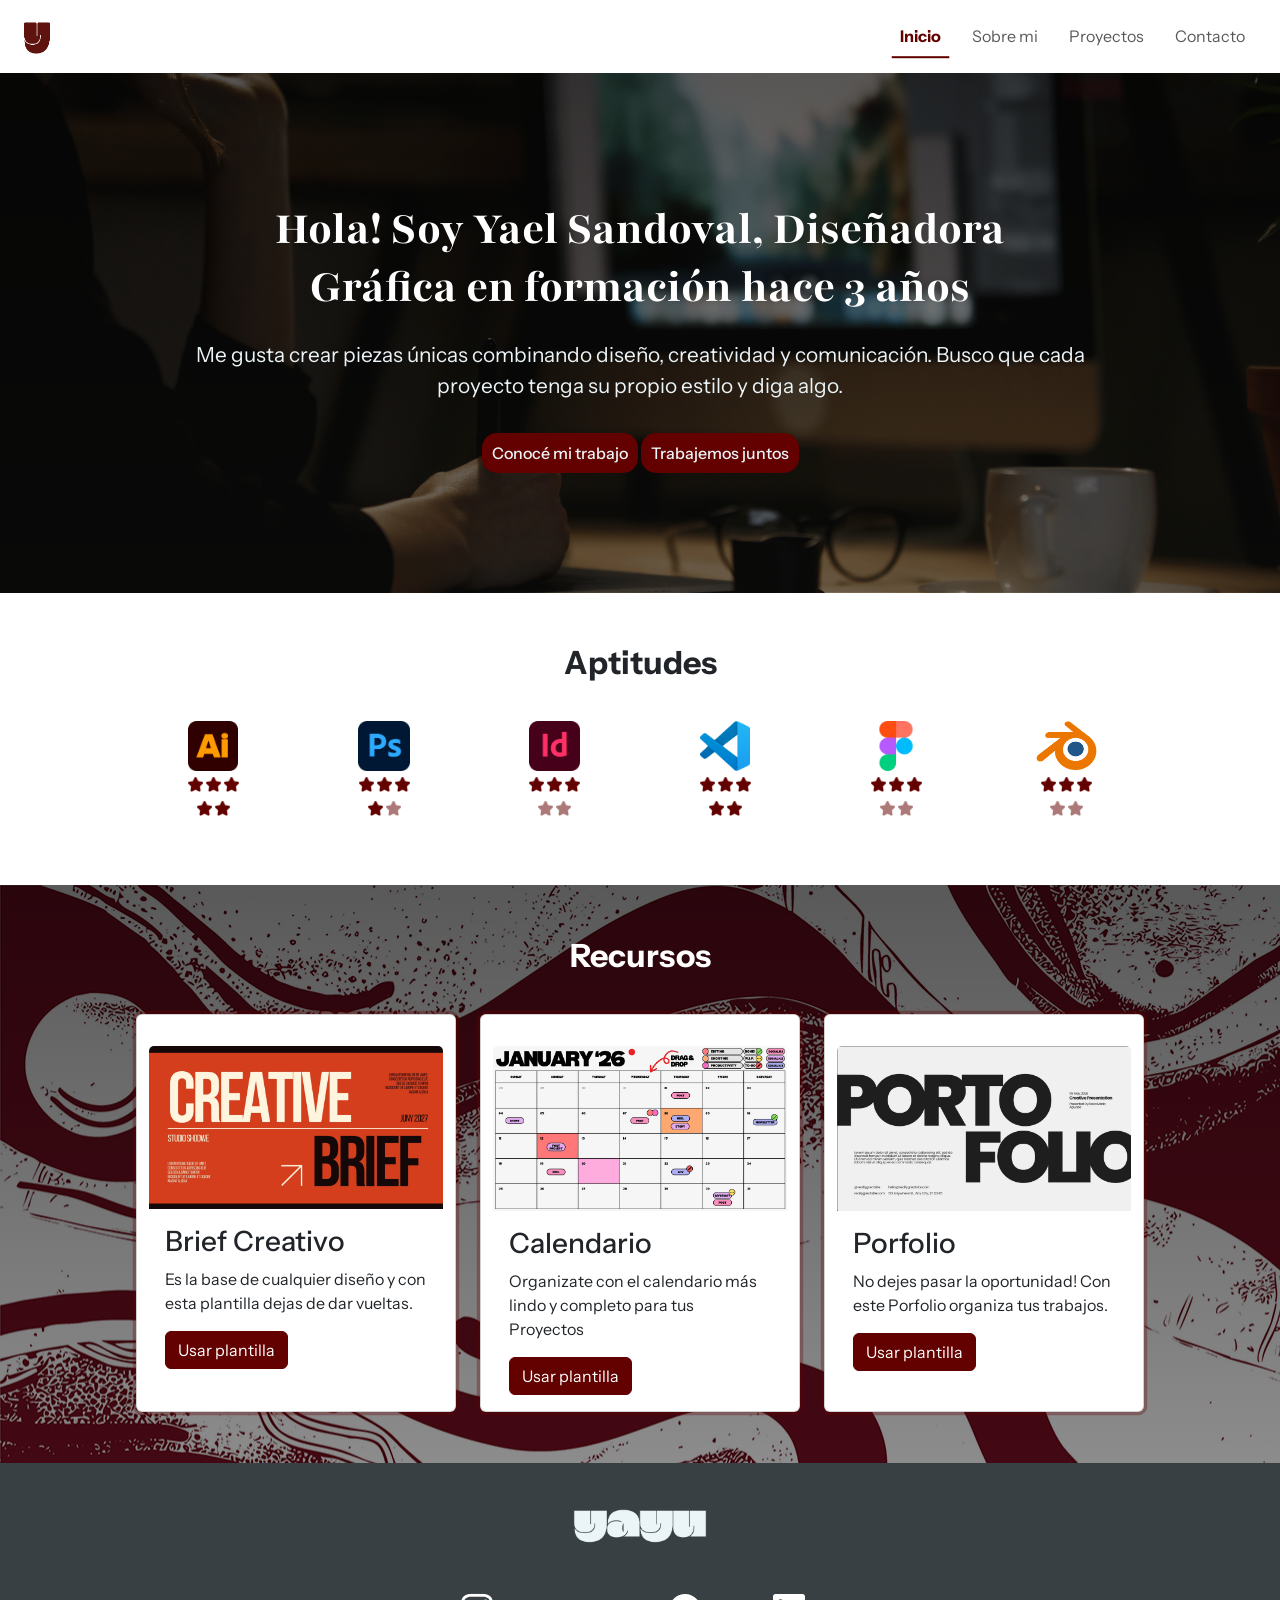
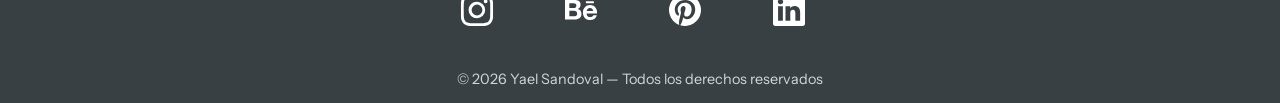
<file: index.html>
<!doctype html>
<html lang="es">
<head>
    <meta charset="utf-8">
    <meta name="viewport" content="width=device-width, initial-scale=1">
    <title>Inicio</title>
    <link href="https://cdn.jsdelivr.net/npm/bootstrap@5.3.8/dist/css/bootstrap.min.css" rel="stylesheet" integrity="sha384-sRIl4kxILFvY47J16cr9ZwB07vP4J8+LH7qKQnuqkuIAvNWLzeN8tE5YBujZqJLB" crossorigin="anonymous">

    <link rel="stylesheet" href="style.css">

    <link rel="preconnect" href="https://fonts.googleapis.com">
    <link rel="preconnect" href="https://fonts.gstatic.com" crossorigin>
    <link href="https://fonts.googleapis.com/css2?family=Instrument+Sans:ital,wght@0,400..700;1,400..700&family=Playfair:ital,opsz,wght@0,5..1200,300..900;1,5..1200,300..900&display=swap" rel="stylesheet">

</head>

<body>

<!-- Hola Profe, yo me dejo estas notas para orientarme mas fácil en el código, sino muero 🥸🥴 -->

<!-- Comienzo del Menú -->
<nav class="navbar navbar-expand-lg nav-underline menu">
    <div class="container-fluid" >
        <a class="navbar-brand" href="#">
           <img src="Img/Logo B2.png" width="50" height="44" class="d-inline-block align-text-top">
        </a>
        <button class="navbar-toggler" type="button" data-bs-toggle="collapse" data-bs-target="#navbarNav" aria-controls="navbarNav" aria-expanded="false" aria-label="Toggle navigation">
        <span class="navbar-toggler-icon"></span>
        </button>
        <div class="collapse navbar-collapse menulink " id="navbarNav">
            <ul class="navbar-nav ms-auto " >
                    <li class="nav-item">
                        <a class="nav-link active" aria-current="page" href="#">Inicio</a>
                    </li>
                    <li class="nav-item">
                        <a class="nav-link" href="SobreMi.html">Sobre mi</a>
                    </li>
                    <li class="nav-item">
                        <a class="nav-link" href="Proyectos.html">Proyectos</a>
                    </li>
                    <li class="nav-item">
                        <a class="nav-link" href="Contacto.html">Contacto</a>
                    </li>
            </ul>
        </div>
    </div>
</nav>

<!-- Fin del Menú -->

<main>

    <!-- Inicio de banner-->
<div class="banner">
<h1>Hola! Soy Yael Sandoval, Diseñadora Gráfica en formación hace 3 años</h1>
<p>Me gusta crear piezas únicas combinando diseño, creatividad y comunicación. Busco que cada proyecto tenga su propio estilo y diga algo.</p>

<a class="botonbanner" href="Proyectos.html" role="button">Conocé mi trabajo</a>
<a class="botonbanner" href="Contacto.html" role="button">Trabajemos juntos</a>

</div>

<!-- Finde de Banner -->

<!-- Inicio de Aptitudes -->
<div class="aptitudes">
<h2 class="index">Aptitudes</h2>
<div class="container text-center">
    <div class="row">
        <div class="col apt">
            <img src="Img/AI.png" alt="Icono Illustraitor" height="50">
            <div>
                <img src="Img/estrella.png" alt="stella" height="15">
                <img src="Img/estrella.png" alt="stella" height="15">
                <img src="Img/estrella.png" alt="stella" height="15">
                <img src="Img/estrella.png" alt="stella" height="15">
                <img src="Img/estrella.png" alt="stella" height="15">
            </div>
        </div>
        <div class="col apt">
            <img src="Img/PS.png" alt="Icono Photoshop" height="50">
            <div>
                <img src="Img/estrella.png" alt="stella" height="15">
                <img src="Img/estrella.png" alt="stella" height="15">
                <img src="Img/estrella.png" alt="stella" height="15">
                <img src="Img/estrella.png" alt="stella" height="15">
                <img src="Img/estrella null.png" alt="stella" height="15">
            </div>
        </div>
        <div class="col apt">
            <img src="Img/Id.png" alt="Icono InDesign" height="50">
            <div>
                <img src="Img/estrella.png" alt="stella" height="15">
                <img src="Img/estrella.png" alt="stella" height="15">
                <img src="Img/estrella.png" alt="stella" height="15">
                <img src="Img/estrella null.png" alt="stella" height="15">
                <img src="Img/estrella null.png" alt="stella" height="15">
            </div>
        </div>
        <div class="col apt">
            <img src="Img/Vsc.png" alt="Icono Visual Studio Code" height="50">
            <div>
                <img src="Img/estrella.png" alt="stella" height="15">
                <img src="Img/estrella.png" alt="stella" height="15">
                <img src="Img/estrella.png" alt="stella" height="15">
                <img src="Img/estrella.png" alt="stella" height="15">
                <img src="Img/estrella.png" alt="stella" height="15">
            </div>
        </div>
        <div class="col apt">
            <img src="Img/Fgm.png" alt="Icono Figma" height="50">
            <div>
                <img src="Img/estrella.png" alt="stella" height="15">
                <img src="Img/estrella.png" alt="stella" height="15">
                <img src="Img/estrella.png" alt="stella" height="15">
                <img src="Img/estrella null.png" alt="stella" height="15">
                <img src="Img/estrella null.png" alt="stella" height="15">
            </div>
        </div>
        <div class="col apt">
            <img src="Img/3D.png" alt="Icono Blender" height="50">
            <div>
                <img src="Img/estrella.png" alt="stella" height="15">
                <img src="Img/estrella.png" alt="stella" height="15">
                <img src="Img/estrella.png" alt="stella" height="15">
                <img src="Img/estrella null.png" alt="stella" height="15">
                <img src="Img/estrella null.png" alt="stella" height="15">
            </div>
        </div>
    </div>
</div>

</div>

<!-- Fin de Aptitudes -->

<!-- Inicio de Recursos -->
<div class="recursos aparecer">
<h2 class="indexrec">Recursos</h2>
<div class="row justify-content-center gap-4">
    <div class="card rec" style="width: 20rem;">
        <img src="Img/rec1.png" class="card-img-top" alt="portada de recurso">
        <div class="card-body">
        <h3 class="card-title">Brief Creativo</h3>
        <p class="card-text">Es la base de cualquier diseño y con esta plantilla dejas de dar vueltas.</p>
        <a href="https://www.canva.com/templates/EAGzfLuC1zQ/" target="_blank" class="btn btn-primary">Usar plantilla</a>
        </div>
    </div>
    <div class="card rec" style="width: 20rem;">
        <img src="Img/rec2.png" class="card-img-top" alt="portada de recurso">
        <div class="card-body">
        <h3 class="card-title">Calendario</h3>
        <p class="card-text">Organizate con el calendario más lindo y completo para tus Proyectos</p>
        <a href="https://www.canva.com/templates/EAHAXmiIkhE/" target="_blank" class="btn btn-primary">Usar plantilla</a>
        </div>
    </div>
    <div class="card rec" style="width: 20rem;">
        <img src="Img/rec3.png" class="card-img-top" alt="portada de recurso">
        <div class="card-body">
        <h3 class="card-title">Porfolio</h3>
        <p class="card-text">No dejes pasar la oportunidad! Con este Porfolio organiza tus trabajos.</p>
        <a href="https://www.canva.com/templates/EAGrLEQnIrk/" target="_blank" class="btn btn-primary">Usar plantilla</a>
        </div>
    </div>
</div>
</div>
<!-- Fin de Recursos -->

<!-- Inicio Footer -->

<footer>
    <a href="#">
        <img src="Img/Logo C1.png" height="100">
    </a>
    <nav class="nav">
        
        <a class="nav-link active" aria-current="page" href="https://www.instagram.com/yaelsandovalok" target="_blank">
        <svg xmlns="http://www.w3.org/2000/svg" width="30" height="30" class="bi bi-instagram" viewBox="0 0 16 16">
            <path d="M8 0C5.829 0 5.556.01 4.703.048 3.85.088 3.269.222 2.76.42a3.9 3.9 0 0 0-1.417.923A3.9 3.9 0 0 0 .42 2.76C.222 3.268.087 3.85.048 4.7.01 5.555 0 5.827 0 8.001c0 2.172.01 2.444.048 3.297.04.852.174 1.433.372 1.942.205.526.478.972.923 1.417.444.445.89.719 1.416.923.51.198 1.09.333 1.942.372C5.555 15.99 5.827 16 8 16s2.444-.01 3.298-.048c.851-.04 1.434-.174 1.943-.372a3.9 3.9 0 0 0 1.416-.923c.445-.445.718-.891.923-1.417.197-.509.332-1.09.372-1.942C15.99 10.445 16 10.173 16 8s-.01-2.445-.048-3.299c-.04-.851-.175-1.433-.372-1.941a3.9 3.9 0 0 0-.923-1.417A3.9 3.9 0 0 0 13.24.42c-.51-.198-1.092-.333-1.943-.372C10.443.01 10.172 0 7.998 0zm-.717 1.442h.718c2.136 0 2.389.007 3.232.046.78.035 1.204.166 1.486.275.373.145.64.319.92.599s.453.546.598.92c.11.281.24.705.275 1.485.039.843.047 1.096.047 3.231s-.008 2.389-.047 3.232c-.035.78-.166 1.203-.275 1.485a2.5 2.5 0 0 1-.599.919c-.28.28-.546.453-.92.598-.28.11-.704.24-1.485.276-.843.038-1.096.047-3.232.047s-2.39-.009-3.233-.047c-.78-.036-1.203-.166-1.485-.276a2.5 2.5 0 0 1-.92-.598 2.5 2.5 0 0 1-.6-.92c-.109-.281-.24-.705-.275-1.485-.038-.843-.046-1.096-.046-3.233s.008-2.388.046-3.231c.036-.78.166-1.204.276-1.486.145-.373.319-.64.599-.92s.546-.453.92-.598c.282-.11.705-.24 1.485-.276.738-.034 1.024-.044 2.515-.045zm4.988 1.328a.96.96 0 1 0 0 1.92.96.96 0 0 0 0-1.92m-4.27 1.122a4.109 4.109 0 1 0 0 8.217 4.109 4.109 0 0 0 0-8.217m0 1.441a2.667 2.667 0 1 1 0 5.334 2.667 2.667 0 0 1 0-5.334"/>
        </svg></a>
        <a class="nav-link" href="https://www.behance.net/yaelsandoval1" target="_blank">
            <svg xmlns="http://www.w3.org/2000/svg" width="30" height="30" class="bi bi-behance" viewBox="0 0 16 16">
                <path d="M4.654 3c.461 0 .887.035 1.278.14.39.07.711.216.996.391s.497.426.641.747c.14.32.216.711.216 1.137 0 .496-.106.922-.356 1.242-.215.32-.566.606-.997.817.606.176 1.067.496 1.348.922s.461.957.461 1.563c0 .496-.105.922-.285 1.278a2.3 2.3 0 0 1-.782.887c-.32.215-.711.39-1.137.496a5.3 5.3 0 0 1-1.278.176L0 12.803V3zm-.285 3.978c.39 0 .71-.105.957-.285.246-.18.355-.497.355-.887 0-.216-.035-.426-.105-.567a1 1 0 0 0-.32-.355 1.8 1.8 0 0 0-.461-.176c-.176-.035-.356-.035-.567-.035H2.17v2.31c0-.005 2.2-.005 2.2-.005zm.105 4.193c.215 0 .426-.035.606-.07.176-.035.356-.106.496-.216s.25-.215.356-.39c.07-.176.14-.391.14-.641 0-.496-.14-.852-.426-1.102-.285-.215-.676-.32-1.137-.32H2.17v2.734h2.305zm6.858-.035q.428.427 1.278.426c.39 0 .746-.106 1.032-.286q.426-.32.53-.64h1.74c-.286.851-.712 1.457-1.278 1.848-.566.355-1.243.566-2.06.566a4.1 4.1 0 0 1-1.527-.285 2.8 2.8 0 0 1-1.137-.782 2.85 2.85 0 0 1-.712-1.172c-.175-.461-.25-.957-.25-1.528 0-.531.07-1.032.25-1.493.18-.46.426-.852.747-1.207.32-.32.711-.606 1.137-.782a4 4 0 0 1 1.493-.285c.606 0 1.137.105 1.598.355.46.25.817.532 1.102.958.285.39.496.851.641 1.348.07.496.105.996.07 1.563h-5.15c0 .58.21 1.11.496 1.396m2.24-3.732c-.25-.25-.642-.391-1.103-.391-.32 0-.566.07-.781.176s-.356.25-.496.39a.96.96 0 0 0-.25.497c-.036.175-.07.32-.07.46h3.196c-.07-.526-.25-.882-.497-1.132zm-3.127-3.728h3.978v.957h-3.978z"/>
            </svg>
        </a>
        <a class="nav-link" href="https://ar.pinterest.com/yaelsandoval69/" target="_blank">
            <svg xmlns="http://www.w3.org/2000/svg" width="30" height="30" class="bi bi-pinterest" viewBox="0 0 16 16">
                <path d="M8 0a8 8 0 0 0-2.915 15.452c-.07-.633-.134-1.606.027-2.297.146-.625.938-3.977.938-3.977s-.239-.479-.239-1.187c0-1.113.645-1.943 1.448-1.943.682 0 1.012.512 1.012 1.127 0 .686-.437 1.712-.663 2.663-.188.796.4 1.446 1.185 1.446 1.422 0 2.515-1.5 2.515-3.664 0-1.915-1.377-3.254-3.342-3.254-2.276 0-3.612 1.707-3.612 3.471 0 .688.265 1.425.595 1.826a.24.24 0 0 1 .056.23c-.061.252-.196.796-.222.907-.035.146-.116.177-.268.107-1-.465-1.624-1.926-1.624-3.1 0-2.523 1.834-4.84 5.286-4.84 2.775 0 4.932 1.977 4.932 4.62 0 2.757-1.739 4.976-4.151 4.976-.811 0-1.573-.421-1.834-.919l-.498 1.902c-.181.695-.669 1.566-.995 2.097A8 8 0 1 0 8 0"/>
            </svg>
        </a>
        <a class="nav-link" href="https://www.linkedin.com/in/yael-sandoval-276b52190/?skipRedirect=true" target="_blank">
            <svg xmlns="http://www.w3.org/2000/svg" width="30" height="30" class="bi bi-linkedin" viewBox="0 0 16 16">
                <path d="M0 1.146C0 .513.526 0 1.175 0h13.65C15.474 0 16 .513 16 1.146v13.708c0 .633-.526 1.146-1.175 1.146H1.175C.526 16 0 15.487 0 14.854zm4.943 12.248V6.169H2.542v7.225zm-1.2-8.212c.837 0 1.358-.554 1.358-1.248-.015-.709-.52-1.248-1.342-1.248S2.4 3.226 2.4 3.934c0 .694.521 1.248 1.327 1.248zm4.908 8.212V9.359c0-.216.016-.432.08-.586.173-.431.568-.878 1.232-.878.869 0 1.216.662 1.216 1.634v3.865h2.401V9.25c0-2.22-1.184-3.252-2.764-3.252-1.274 0-1.845.7-2.165 1.193v.025h-.016l.016-.025V6.169h-2.4c.03.678 0 7.225 0 7.225z"/>
            </svg>
        </a>
    </nav>
    
</footer>


<!-- Fin del Footer -->





</main>





    <script src="https://cdn.jsdelivr.net/npm/bootstrap@5.3.3/dist/js/bootstrap.bundle.min.js"></script>

    <script src="app.js"></script>

</body>
</html>
</file>
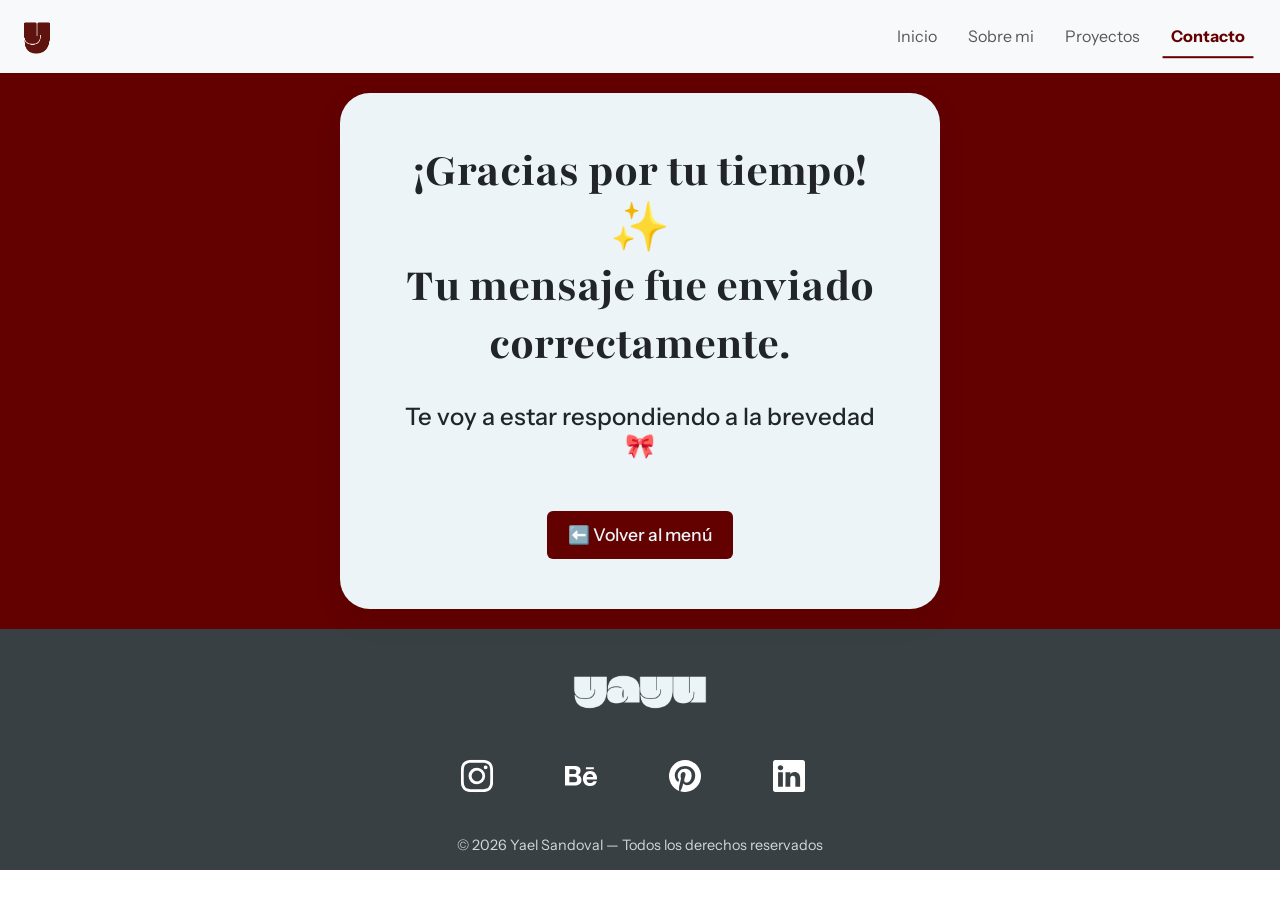
<file: Agradecimiento.html>
<!doctype html>
<html lang="en">
<head>
    <meta charset="utf-8">
    <meta name="viewport" content="width=device-width, initial-scale=1">
    <title>Contacto</title>
    <link href="https://cdn.jsdelivr.net/npm/bootstrap@5.3.8/dist/css/bootstrap.min.css" rel="stylesheet" integrity="sha384-sRIl4kxILFvY47J16cr9ZwB07vP4J8+LH7qKQnuqkuIAvNWLzeN8tE5YBujZqJLB" crossorigin="anonymous">

    <link rel="stylesheet" href="style.css">

    <link rel="preconnect" href="https://fonts.googleapis.com">
    <link rel="preconnect" href="https://fonts.gstatic.com" crossorigin>
    <link href="https://fonts.googleapis.com/css2?family=Instrument+Sans:ital,wght@0,400..700;1,400..700&family=Playfair:ital,opsz,wght@0,5..1200,300..900;1,5..1200,300..900&display=swap" rel="stylesheet">

</head>
<body>

<!-- Inicio de Menu -->
<nav class="navbar navbar-expand-lg bg-body-tertiary nav-underline">
    <div class="container-fluid">
        <a class="navbar-brand" href="index.html">
            <img src="Img/Logo B2.png" width="50" height="44" class="d-inline-block align-text-top">
        </a>
        <button class="navbar-toggler" type="button" data-bs-toggle="collapse" data-bs-target="#navbarNav" aria-controls="navbarNav" aria-expanded="false" aria-label="Toggle navigation">
        <span class="navbar-toggler-icon"></span>
        </button>
        <div class="collapse navbar-collapse" id="navbarNav">
            <ul class="navbar-nav ms-auto">
                    <li class="nav-item">
                        <a class="nav-link" href="index.html">Inicio</a>
                    </li>
                    <li class="nav-item">
                        <a class="nav-link" href="SobreMi.html">Sobre mi</a>
                    </li>
                    <li class="nav-item">
                        <a class="nav-link" href="Proyectos.html">Proyectos</a>
                    </li>
                    <li class="nav-item">
                        <a class="nav-link active" aria-current="page" href="#">Contacto</a>
                    </li>
            </ul>
        </div>
    </div>
</nav>

<!-- Fin del Menu -->

    
<main class="gracias">

    <div class="mensaje">

        <h1>¡Gracias por tu tiempo!✨ <span>Tu mensaje fue enviado correctamente.</span> 
        </h1>

        <h2> Te voy a estar respondiendo a la brevedad 🎀</h2>
        <div class="gif">
            <div class="tenor-gif-embed" data-postid="9406698208260770694">
            </div>
        </div>
        
        <script type="text/javascript" async src="https://tenor.com/embed.js"></script>


        <button class="btn volver"> 
            <a href="index.html"> ⬅️ Volver al menú </a>
        </button>
    </div>

</main>





<!-- Inicio Footer -->
<footer>
    <a href="index.html">
        <img src="Img/Logo C1.png" height="100">
    </a>
    <nav class="nav">
        
        <a class="nav-link active" aria-current="page" href="https://www.instagram.com/yaelsandovalok" target="_blank">
        <svg xmlns="http://www.w3.org/2000/svg" width="30" height="30" class="bi bi-instagram" viewBox="0 0 16 16">
            <path d="M8 0C5.829 0 5.556.01 4.703.048 3.85.088 3.269.222 2.76.42a3.9 3.9 0 0 0-1.417.923A3.9 3.9 0 0 0 .42 2.76C.222 3.268.087 3.85.048 4.7.01 5.555 0 5.827 0 8.001c0 2.172.01 2.444.048 3.297.04.852.174 1.433.372 1.942.205.526.478.972.923 1.417.444.445.89.719 1.416.923.51.198 1.09.333 1.942.372C5.555 15.99 5.827 16 8 16s2.444-.01 3.298-.048c.851-.04 1.434-.174 1.943-.372a3.9 3.9 0 0 0 1.416-.923c.445-.445.718-.891.923-1.417.197-.509.332-1.09.372-1.942C15.99 10.445 16 10.173 16 8s-.01-2.445-.048-3.299c-.04-.851-.175-1.433-.372-1.941a3.9 3.9 0 0 0-.923-1.417A3.9 3.9 0 0 0 13.24.42c-.51-.198-1.092-.333-1.943-.372C10.443.01 10.172 0 7.998 0zm-.717 1.442h.718c2.136 0 2.389.007 3.232.046.78.035 1.204.166 1.486.275.373.145.64.319.92.599s.453.546.598.92c.11.281.24.705.275 1.485.039.843.047 1.096.047 3.231s-.008 2.389-.047 3.232c-.035.78-.166 1.203-.275 1.485a2.5 2.5 0 0 1-.599.919c-.28.28-.546.453-.92.598-.28.11-.704.24-1.485.276-.843.038-1.096.047-3.232.047s-2.39-.009-3.233-.047c-.78-.036-1.203-.166-1.485-.276a2.5 2.5 0 0 1-.92-.598 2.5 2.5 0 0 1-.6-.92c-.109-.281-.24-.705-.275-1.485-.038-.843-.046-1.096-.046-3.233s.008-2.388.046-3.231c.036-.78.166-1.204.276-1.486.145-.373.319-.64.599-.92s.546-.453.92-.598c.282-.11.705-.24 1.485-.276.738-.034 1.024-.044 2.515-.045zm4.988 1.328a.96.96 0 1 0 0 1.92.96.96 0 0 0 0-1.92m-4.27 1.122a4.109 4.109 0 1 0 0 8.217 4.109 4.109 0 0 0 0-8.217m0 1.441a2.667 2.667 0 1 1 0 5.334 2.667 2.667 0 0 1 0-5.334"/>
        </svg></a>
        <a class="nav-link" href="https://www.behance.net/yaelsandoval1" target="_blank">
            <svg xmlns="http://www.w3.org/2000/svg" width="30" height="30" class="bi bi-behance" viewBox="0 0 16 16">
                <path d="M4.654 3c.461 0 .887.035 1.278.14.39.07.711.216.996.391s.497.426.641.747c.14.32.216.711.216 1.137 0 .496-.106.922-.356 1.242-.215.32-.566.606-.997.817.606.176 1.067.496 1.348.922s.461.957.461 1.563c0 .496-.105.922-.285 1.278a2.3 2.3 0 0 1-.782.887c-.32.215-.711.39-1.137.496a5.3 5.3 0 0 1-1.278.176L0 12.803V3zm-.285 3.978c.39 0 .71-.105.957-.285.246-.18.355-.497.355-.887 0-.216-.035-.426-.105-.567a1 1 0 0 0-.32-.355 1.8 1.8 0 0 0-.461-.176c-.176-.035-.356-.035-.567-.035H2.17v2.31c0-.005 2.2-.005 2.2-.005zm.105 4.193c.215 0 .426-.035.606-.07.176-.035.356-.106.496-.216s.25-.215.356-.39c.07-.176.14-.391.14-.641 0-.496-.14-.852-.426-1.102-.285-.215-.676-.32-1.137-.32H2.17v2.734h2.305zm6.858-.035q.428.427 1.278.426c.39 0 .746-.106 1.032-.286q.426-.32.53-.64h1.74c-.286.851-.712 1.457-1.278 1.848-.566.355-1.243.566-2.06.566a4.1 4.1 0 0 1-1.527-.285 2.8 2.8 0 0 1-1.137-.782 2.85 2.85 0 0 1-.712-1.172c-.175-.461-.25-.957-.25-1.528 0-.531.07-1.032.25-1.493.18-.46.426-.852.747-1.207.32-.32.711-.606 1.137-.782a4 4 0 0 1 1.493-.285c.606 0 1.137.105 1.598.355.46.25.817.532 1.102.958.285.39.496.851.641 1.348.07.496.105.996.07 1.563h-5.15c0 .58.21 1.11.496 1.396m2.24-3.732c-.25-.25-.642-.391-1.103-.391-.32 0-.566.07-.781.176s-.356.25-.496.39a.96.96 0 0 0-.25.497c-.036.175-.07.32-.07.46h3.196c-.07-.526-.25-.882-.497-1.132zm-3.127-3.728h3.978v.957h-3.978z"/>
            </svg>
        </a>
        <a class="nav-link" href="https://ar.pinterest.com/yaelsandoval69/" target="_blank">
            <svg xmlns="http://www.w3.org/2000/svg" width="30" height="30" class="bi bi-pinterest" viewBox="0 0 16 16">
                <path d="M8 0a8 8 0 0 0-2.915 15.452c-.07-.633-.134-1.606.027-2.297.146-.625.938-3.977.938-3.977s-.239-.479-.239-1.187c0-1.113.645-1.943 1.448-1.943.682 0 1.012.512 1.012 1.127 0 .686-.437 1.712-.663 2.663-.188.796.4 1.446 1.185 1.446 1.422 0 2.515-1.5 2.515-3.664 0-1.915-1.377-3.254-3.342-3.254-2.276 0-3.612 1.707-3.612 3.471 0 .688.265 1.425.595 1.826a.24.24 0 0 1 .056.23c-.061.252-.196.796-.222.907-.035.146-.116.177-.268.107-1-.465-1.624-1.926-1.624-3.1 0-2.523 1.834-4.84 5.286-4.84 2.775 0 4.932 1.977 4.932 4.62 0 2.757-1.739 4.976-4.151 4.976-.811 0-1.573-.421-1.834-.919l-.498 1.902c-.181.695-.669 1.566-.995 2.097A8 8 0 1 0 8 0"/>
            </svg>
        </a>
        <a class="nav-link" href="https://www.linkedin.com/in/yael-sandoval-276b52190/?skipRedirect=true" target="_blank">
            <svg xmlns="http://www.w3.org/2000/svg" width="30" height="30" class="bi bi-linkedin" viewBox="0 0 16 16">
                <path d="M0 1.146C0 .513.526 0 1.175 0h13.65C15.474 0 16 .513 16 1.146v13.708c0 .633-.526 1.146-1.175 1.146H1.175C.526 16 0 15.487 0 14.854zm4.943 12.248V6.169H2.542v7.225zm-1.2-8.212c.837 0 1.358-.554 1.358-1.248-.015-.709-.52-1.248-1.342-1.248S2.4 3.226 2.4 3.934c0 .694.521 1.248 1.327 1.248zm4.908 8.212V9.359c0-.216.016-.432.08-.586.173-.431.568-.878 1.232-.878.869 0 1.216.662 1.216 1.634v3.865h2.401V9.25c0-2.22-1.184-3.252-2.764-3.252-1.274 0-1.845.7-2.165 1.193v.025h-.016l.016-.025V6.169h-2.4c.03.678 0 7.225 0 7.225z"/>
            </svg>
        </a>
    </nav>
    
</footer>

<!-- Fin del Footer -->

<script src="https://cdn.jsdelivr.net/npm/bootstrap@5.3.3/dist/js/bootstrap.bundle.min.js"></script>




</body>
</file>
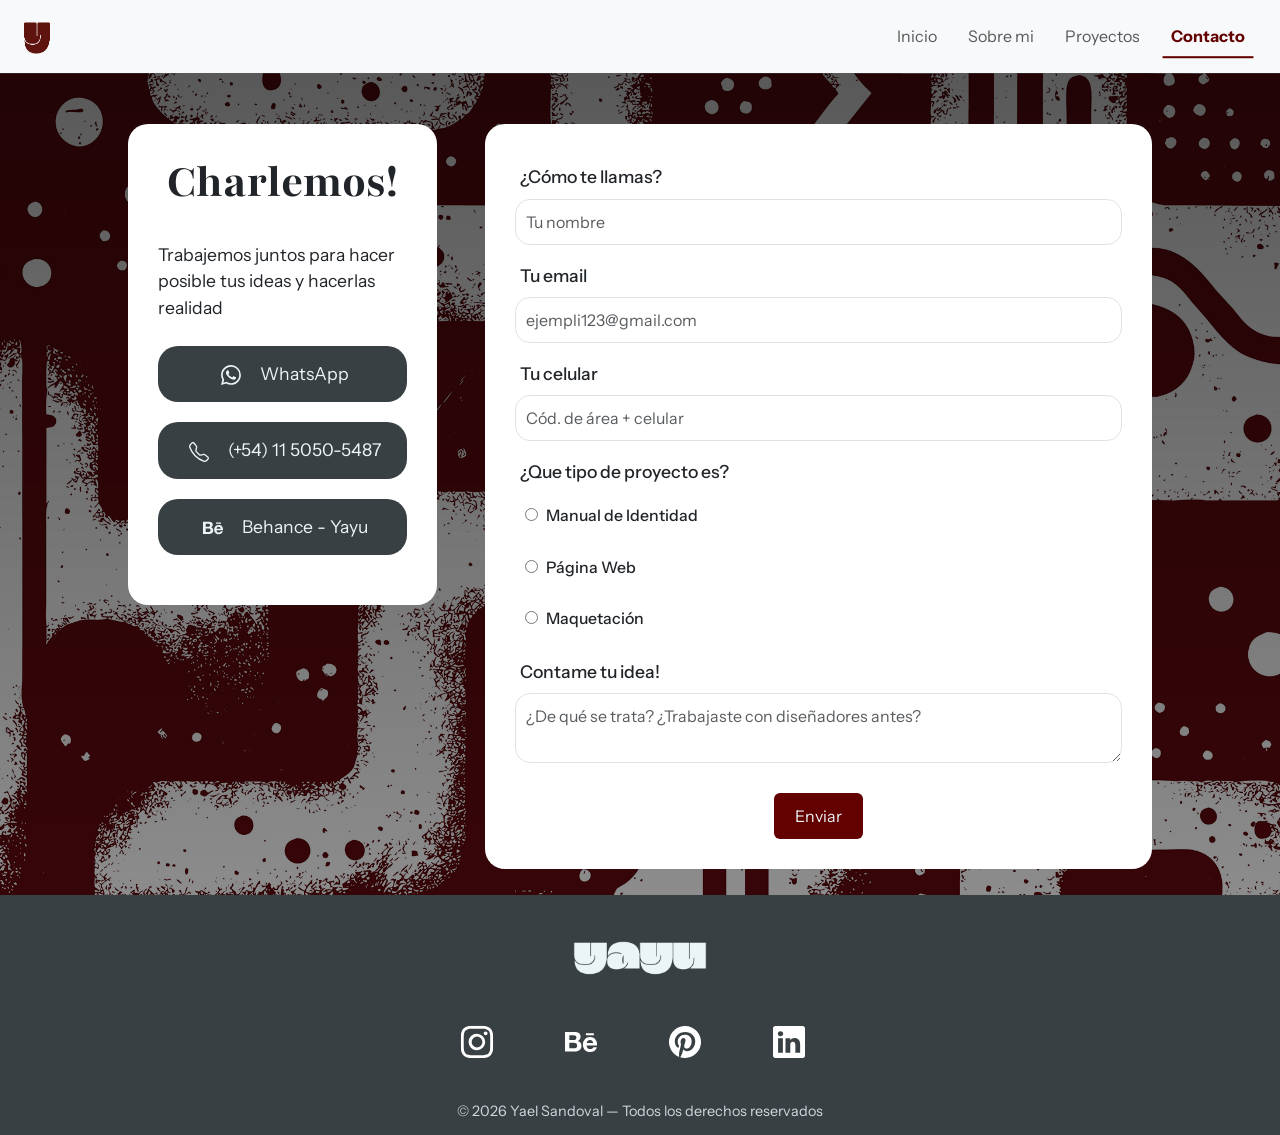
<file: Contacto.html>
<!doctype html>
<html lang="en">
<head>
    <meta charset="utf-8">
    <meta name="viewport" content="width=device-width, initial-scale=1">
    <title>Contacto</title>
    <link href="https://cdn.jsdelivr.net/npm/bootstrap@5.3.8/dist/css/bootstrap.min.css" rel="stylesheet" integrity="sha384-sRIl4kxILFvY47J16cr9ZwB07vP4J8+LH7qKQnuqkuIAvNWLzeN8tE5YBujZqJLB" crossorigin="anonymous">

    <link rel="stylesheet" href="style.css">

    <link rel="preconnect" href="https://fonts.googleapis.com">
    <link rel="preconnect" href="https://fonts.gstatic.com" crossorigin>
    <link href="https://fonts.googleapis.com/css2?family=Instrument+Sans:ital,wght@0,400..700;1,400..700&family=Playfair:ital,opsz,wght@0,5..1200,300..900;1,5..1200,300..900&display=swap" rel="stylesheet">

</head>

<body>

<!-- Inicio de Menu -->
<nav class="navbar navbar-expand-lg bg-body-tertiary nav-underline">
    <div class="container-fluid">
        <a class="navbar-brand" href="index.html">
            <img src="Img/Logo B2.png" width="50" height="44" class="d-inline-block align-text-top">
        </a>
        <button class="navbar-toggler" type="button" data-bs-toggle="collapse" data-bs-target="#navbarNav" aria-controls="navbarNav" aria-expanded="false" aria-label="Toggle navigation">
        <span class="navbar-toggler-icon"></span>
        </button>
        <div class="collapse navbar-collapse" id="navbarNav">
            <ul class="navbar-nav ms-auto">
                    <li class="nav-item">
                        <a class="nav-link" href="index.html">Inicio</a>
                    </li>
                    <li class="nav-item">
                        <a class="nav-link" href="SobreMi.html">Sobre mi</a>
                    </li>
                    <li class="nav-item">
                        <a class="nav-link" href="Proyectos.html">Proyectos</a>
                    </li>
                    <li class="nav-item">
                        <a class="nav-link active" aria-current="page" href="#">Contacto</a>
                    </li>
            </ul>
        </div>
    </div>
</nav>

<!-- Fin del Menu -->

<!-- Inicio de Contacto-->


<main class="contacto">

<div class="contenedor">

<div class="row g-5 align-items-start">
    <div class="col-lg-4">
        <div class="infocont">
            <h1>Charlemos! </h1> 
            <p>Trabajemos juntos para hacer posible tus ideas y hacerlas realidad</p>
            <ul>
                <li>
                    <a href="https://w.app/kepery" target="_blank">
                    <svg xmlns="http://www.w3.org/2000/svg" width="20" height="20" fill="currentColor" class="bi bi-whatsapp" viewBox="0 0 16 16">
                        <path d="M13.601 2.326A7.85 7.85 0 0 0 7.994 0C3.627 0 .068 3.558.064 7.926c0 1.399.366 2.76 1.057 3.965L0 16l4.204-1.102a7.9 7.9 0 0 0 3.79.965h.004c4.368 0 7.926-3.558 7.93-7.93A7.9 7.9 0 0 0 13.6 2.326zM7.994 14.521a6.6 6.6 0 0 1-3.356-.92l-.24-.144-2.494.654.666-2.433-.156-.251a6.56 6.56 0 0 1-1.007-3.505c0-3.626 2.957-6.584 6.591-6.584a6.56 6.56 0 0 1 4.66 1.931 6.56 6.56 0 0 1 1.928 4.66c-.004 3.639-2.961 6.592-6.592 6.592m3.615-4.934c-.197-.099-1.17-.578-1.353-.646-.182-.065-.315-.099-.445.099-.133.197-.513.646-.627.775-.114.133-.232.148-.43.05-.197-.1-.836-.308-1.592-.985-.59-.525-.985-1.175-1.103-1.372-.114-.198-.011-.304.088-.403.087-.088.197-.232.296-.346.1-.114.133-.198.198-.33.065-.134.034-.248-.015-.347-.05-.099-.445-1.076-.612-1.47-.16-.389-.323-.335-.445-.34-.114-.007-.247-.007-.38-.007a.73.73 0 0 0-.529.247c-.182.198-.691.677-.691 1.654s.71 1.916.81 2.049c.098.133 1.394 2.132 3.383 2.992.47.205.84.326 1.129.418.475.152.904.129 1.246.08.38-.058 1.171-.48 1.338-.943.164-.464.164-.86.114-.943-.049-.084-.182-.133-.38-.232"/>
                    </svg> WhatsApp</a>
                </li>
                <li><a href="tel:+5491150505487" target="_blank" >
                    <svg xmlns="http://www.w3.org/2000/svg" width="20" height="20" fill="currentColor" class="bi bi-telephone" viewBox="0 0 16 16">
                        <path d="M3.654 1.328a.678.678 0 0 0-1.015-.063L1.605 2.3c-.483.484-.661 1.169-.45 1.77a17.6 17.6 0 0 0 4.168 6.608 17.6 17.6 0 0 0 6.608 4.168c.601.211 1.286.033 1.77-.45l1.034-1.034a.678.678 0 0 0-.063-1.015l-2.307-1.794a.68.68 0 0 0-.58-.122l-2.19.547a1.75 1.75 0 0 1-1.657-.459L5.482 8.062a1.75 1.75 0 0 1-.46-1.657l.548-2.19a.68.68 0 0 0-.122-.58zM1.884.511a1.745 1.745 0 0 1 2.612.163L6.29 2.98c.329.423.445.974.315 1.494l-.547 2.19a.68.68 0 0 0 .178.643l2.457 2.457a.68.68 0 0 0 .644.178l2.189-.547a1.75 1.75 0 0 1 1.494.315l2.306 1.794c.829.645.905 1.87.163 2.611l-1.034 1.034c-.74.74-1.846 1.065-2.877.702a18.6 18.6 0 0 1-7.01-4.42 18.6 18.6 0 0 1-4.42-7.009c-.362-1.03-.037-2.137.703-2.877z"/>
                    </svg> (+54) 11 5050-5487</a>
                </li>
                <li> <a href="https://www.behance.net/yaelsandoval1" target="_blank">
                    <svg xmlns="http://www.w3.org/2000/svg" width="20" height="20" fill="currentColor" class="bi bi-behance" viewBox="0 0 16 16">
                        <path d="M4.654 3c.461 0 .887.035 1.278.14.39.07.711.216.996.391s.497.426.641.747c.14.32.216.711.216 1.137 0 .496-.106.922-.356 1.242-.215.32-.566.606-.997.817.606.176 1.067.496 1.348.922s.461.957.461 1.563c0 .496-.105.922-.285 1.278a2.3 2.3 0 0 1-.782.887c-.32.215-.711.39-1.137.496a5.3 5.3 0 0 1-1.278.176L0 12.803V3zm-.285 3.978c.39 0 .71-.105.957-.285.246-.18.355-.497.355-.887 0-.216-.035-.426-.105-.567a1 1 0 0 0-.32-.355 1.8 1.8 0 0 0-.461-.176c-.176-.035-.356-.035-.567-.035H2.17v2.31c0-.005 2.2-.005 2.2-.005zm.105 4.193c.215 0 .426-.035.606-.07.176-.035.356-.106.496-.216s.25-.215.356-.39c.07-.176.14-.391.14-.641 0-.496-.14-.852-.426-1.102-.285-.215-.676-.32-1.137-.32H2.17v2.734h2.305zm6.858-.035q.428.427 1.278.426c.39 0 .746-.106 1.032-.286q.426-.32.53-.64h1.74c-.286.851-.712 1.457-1.278 1.848-.566.355-1.243.566-2.06.566a4.1 4.1 0 0 1-1.527-.285 2.8 2.8 0 0 1-1.137-.782 2.85 2.85 0 0 1-.712-1.172c-.175-.461-.25-.957-.25-1.528 0-.531.07-1.032.25-1.493.18-.46.426-.852.747-1.207.32-.32.711-.606 1.137-.782a4 4 0 0 1 1.493-.285c.606 0 1.137.105 1.598.355.46.25.817.532 1.102.958.285.39.496.851.641 1.348.07.496.105.996.07 1.563h-5.15c0 .58.21 1.11.496 1.396m2.24-3.732c-.25-.25-.642-.391-1.103-.391-.32 0-.566.07-.781.176s-.356.25-.496.39a.96.96 0 0 0-.25.497c-.036.175-.07.32-.07.46h3.196c-.07-.526-.25-.882-.497-1.132zm-3.127-3.728h3.978v.957h-3.978z"/>
                    </svg> Behance - Yayu</a>
                </li>
            </ul>
        </div>
    </div>
    

    <div class="col-lg-8">
        <div class="formcont">
            <form action="https://formsubmit.co/yaelsandoval69@gmail.com" method="POST">
            <label>¿Cómo te llamas?</label>
            <input type="text" name="nombre" placeholder="Tu nombre" required class="form-control mb-2">
            
            <label>Tu email</label>
            <input type="email" name="email" placeholder="ejempli123@gmail.com" required autocomplete="on" class="form-control mb-2">
            
            <label>Tu celular</label>
            <input type="tel" name="celular" placeholder="Cód. de área + celular" required class="form-control mb-2">
            
            <div class="formDeProy">
                <label>¿Que tipo de proyecto es?</label>
                <div class="opt">
                <input type="radio" name="TipoDeProyec" id="Manual" required value="MANUAL" class="mb-2"> <label for="Manual">Manual de Identidad</label>
                </div>
                <div class="opt">
                <input type="radio" name="TipoDeProyec" id="Desarrollo" required value="PAGWEB" class="mb-2"> <label for="Desarrollo">Página Web</label>
                </div>
                <div class="opt">
                <input type="radio" name="TipoDeProyec" id="3D" required value="BLENDER" class="mb-2"> <label for="3D">Maquetación</label>
                </div>
            </div>
            
            <label>Contame tu idea!</label>
            <textarea name="mensaje" placeholder="¿De qué se trata? ¿Trabajaste con diseñadores antes?" required class="form-control mb-2"></textarea>
            
            <button type="submit" class="btn">Enviar</button>
            
            <input type="hidden" name="_next" value="https://1er-parcial-sandoval.vercel.app/Agradecimiento.html">
            <input type="hidden" name="_captcha" value="false">
            
            </form>
        </div>
    </div>
</div>
</div>
</main>







<!-- Inicio Footer -->

<footer>
    <a href="index.html">
        <img src="Img/Logo C1.png" height="100">
    </a>
    <nav class="nav">
        
        <a class="nav-link active" aria-current="page" href="https://www.instagram.com/yaelsandovalok" target="_blank">
        <svg xmlns="http://www.w3.org/2000/svg" width="30" height="30" class="bi bi-instagram" viewBox="0 0 16 16">
            <path d="M8 0C5.829 0 5.556.01 4.703.048 3.85.088 3.269.222 2.76.42a3.9 3.9 0 0 0-1.417.923A3.9 3.9 0 0 0 .42 2.76C.222 3.268.087 3.85.048 4.7.01 5.555 0 5.827 0 8.001c0 2.172.01 2.444.048 3.297.04.852.174 1.433.372 1.942.205.526.478.972.923 1.417.444.445.89.719 1.416.923.51.198 1.09.333 1.942.372C5.555 15.99 5.827 16 8 16s2.444-.01 3.298-.048c.851-.04 1.434-.174 1.943-.372a3.9 3.9 0 0 0 1.416-.923c.445-.445.718-.891.923-1.417.197-.509.332-1.09.372-1.942C15.99 10.445 16 10.173 16 8s-.01-2.445-.048-3.299c-.04-.851-.175-1.433-.372-1.941a3.9 3.9 0 0 0-.923-1.417A3.9 3.9 0 0 0 13.24.42c-.51-.198-1.092-.333-1.943-.372C10.443.01 10.172 0 7.998 0zm-.717 1.442h.718c2.136 0 2.389.007 3.232.046.78.035 1.204.166 1.486.275.373.145.64.319.92.599s.453.546.598.92c.11.281.24.705.275 1.485.039.843.047 1.096.047 3.231s-.008 2.389-.047 3.232c-.035.78-.166 1.203-.275 1.485a2.5 2.5 0 0 1-.599.919c-.28.28-.546.453-.92.598-.28.11-.704.24-1.485.276-.843.038-1.096.047-3.232.047s-2.39-.009-3.233-.047c-.78-.036-1.203-.166-1.485-.276a2.5 2.5 0 0 1-.92-.598 2.5 2.5 0 0 1-.6-.92c-.109-.281-.24-.705-.275-1.485-.038-.843-.046-1.096-.046-3.233s.008-2.388.046-3.231c.036-.78.166-1.204.276-1.486.145-.373.319-.64.599-.92s.546-.453.92-.598c.282-.11.705-.24 1.485-.276.738-.034 1.024-.044 2.515-.045zm4.988 1.328a.96.96 0 1 0 0 1.92.96.96 0 0 0 0-1.92m-4.27 1.122a4.109 4.109 0 1 0 0 8.217 4.109 4.109 0 0 0 0-8.217m0 1.441a2.667 2.667 0 1 1 0 5.334 2.667 2.667 0 0 1 0-5.334"/>
        </svg></a>
        <a class="nav-link" href="https://www.behance.net/yaelsandoval1" target="_blank">
            <svg xmlns="http://www.w3.org/2000/svg" width="30" height="30" class="bi bi-behance" viewBox="0 0 16 16">
                <path d="M4.654 3c.461 0 .887.035 1.278.14.39.07.711.216.996.391s.497.426.641.747c.14.32.216.711.216 1.137 0 .496-.106.922-.356 1.242-.215.32-.566.606-.997.817.606.176 1.067.496 1.348.922s.461.957.461 1.563c0 .496-.105.922-.285 1.278a2.3 2.3 0 0 1-.782.887c-.32.215-.711.39-1.137.496a5.3 5.3 0 0 1-1.278.176L0 12.803V3zm-.285 3.978c.39 0 .71-.105.957-.285.246-.18.355-.497.355-.887 0-.216-.035-.426-.105-.567a1 1 0 0 0-.32-.355 1.8 1.8 0 0 0-.461-.176c-.176-.035-.356-.035-.567-.035H2.17v2.31c0-.005 2.2-.005 2.2-.005zm.105 4.193c.215 0 .426-.035.606-.07.176-.035.356-.106.496-.216s.25-.215.356-.39c.07-.176.14-.391.14-.641 0-.496-.14-.852-.426-1.102-.285-.215-.676-.32-1.137-.32H2.17v2.734h2.305zm6.858-.035q.428.427 1.278.426c.39 0 .746-.106 1.032-.286q.426-.32.53-.64h1.74c-.286.851-.712 1.457-1.278 1.848-.566.355-1.243.566-2.06.566a4.1 4.1 0 0 1-1.527-.285 2.8 2.8 0 0 1-1.137-.782 2.85 2.85 0 0 1-.712-1.172c-.175-.461-.25-.957-.25-1.528 0-.531.07-1.032.25-1.493.18-.46.426-.852.747-1.207.32-.32.711-.606 1.137-.782a4 4 0 0 1 1.493-.285c.606 0 1.137.105 1.598.355.46.25.817.532 1.102.958.285.39.496.851.641 1.348.07.496.105.996.07 1.563h-5.15c0 .58.21 1.11.496 1.396m2.24-3.732c-.25-.25-.642-.391-1.103-.391-.32 0-.566.07-.781.176s-.356.25-.496.39a.96.96 0 0 0-.25.497c-.036.175-.07.32-.07.46h3.196c-.07-.526-.25-.882-.497-1.132zm-3.127-3.728h3.978v.957h-3.978z"/>
            </svg>
        </a>
        <a class="nav-link" href="https://ar.pinterest.com/yaelsandoval69/" target="_blank">
            <svg xmlns="http://www.w3.org/2000/svg" width="30" height="30" class="bi bi-pinterest" viewBox="0 0 16 16">
                <path d="M8 0a8 8 0 0 0-2.915 15.452c-.07-.633-.134-1.606.027-2.297.146-.625.938-3.977.938-3.977s-.239-.479-.239-1.187c0-1.113.645-1.943 1.448-1.943.682 0 1.012.512 1.012 1.127 0 .686-.437 1.712-.663 2.663-.188.796.4 1.446 1.185 1.446 1.422 0 2.515-1.5 2.515-3.664 0-1.915-1.377-3.254-3.342-3.254-2.276 0-3.612 1.707-3.612 3.471 0 .688.265 1.425.595 1.826a.24.24 0 0 1 .056.23c-.061.252-.196.796-.222.907-.035.146-.116.177-.268.107-1-.465-1.624-1.926-1.624-3.1 0-2.523 1.834-4.84 5.286-4.84 2.775 0 4.932 1.977 4.932 4.62 0 2.757-1.739 4.976-4.151 4.976-.811 0-1.573-.421-1.834-.919l-.498 1.902c-.181.695-.669 1.566-.995 2.097A8 8 0 1 0 8 0"/>
            </svg>
        </a>
        <a class="nav-link" href="https://www.linkedin.com/in/yael-sandoval-276b52190/?skipRedirect=true" target="_blank">
            <svg xmlns="http://www.w3.org/2000/svg" width="30" height="30" class="bi bi-linkedin" viewBox="0 0 16 16">
                <path d="M0 1.146C0 .513.526 0 1.175 0h13.65C15.474 0 16 .513 16 1.146v13.708c0 .633-.526 1.146-1.175 1.146H1.175C.526 16 0 15.487 0 14.854zm4.943 12.248V6.169H2.542v7.225zm-1.2-8.212c.837 0 1.358-.554 1.358-1.248-.015-.709-.52-1.248-1.342-1.248S2.4 3.226 2.4 3.934c0 .694.521 1.248 1.327 1.248zm4.908 8.212V9.359c0-.216.016-.432.08-.586.173-.431.568-.878 1.232-.878.869 0 1.216.662 1.216 1.634v3.865h2.401V9.25c0-2.22-1.184-3.252-2.764-3.252-1.274 0-1.845.7-2.165 1.193v.025h-.016l.016-.025V6.169h-2.4c.03.678 0 7.225 0 7.225z"/>
            </svg>
        </a>
    </nav>
    
</footer>

<!-- Fin del Footer -->

<script src="https://cdn.jsdelivr.net/npm/bootstrap@5.3.3/dist/js/bootstrap.bundle.min.js"></script>

</body>
</html>
</file>
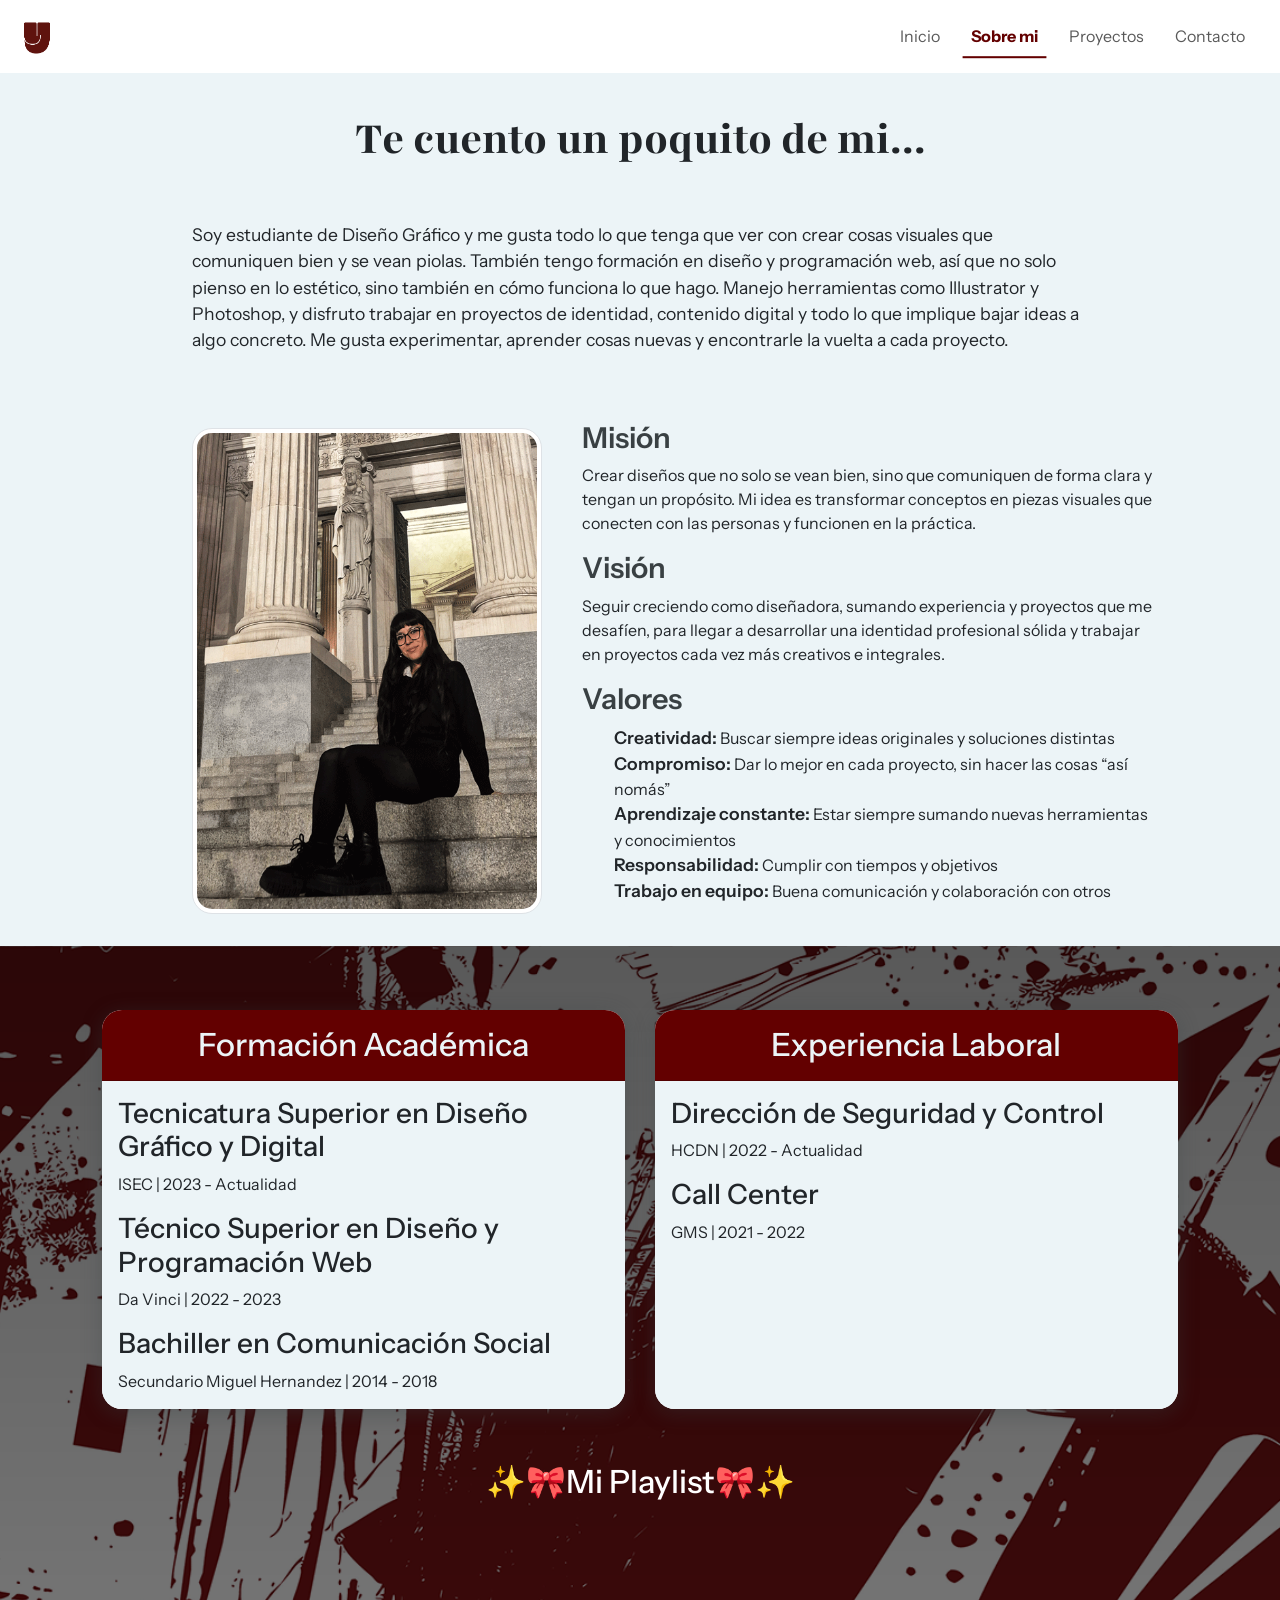
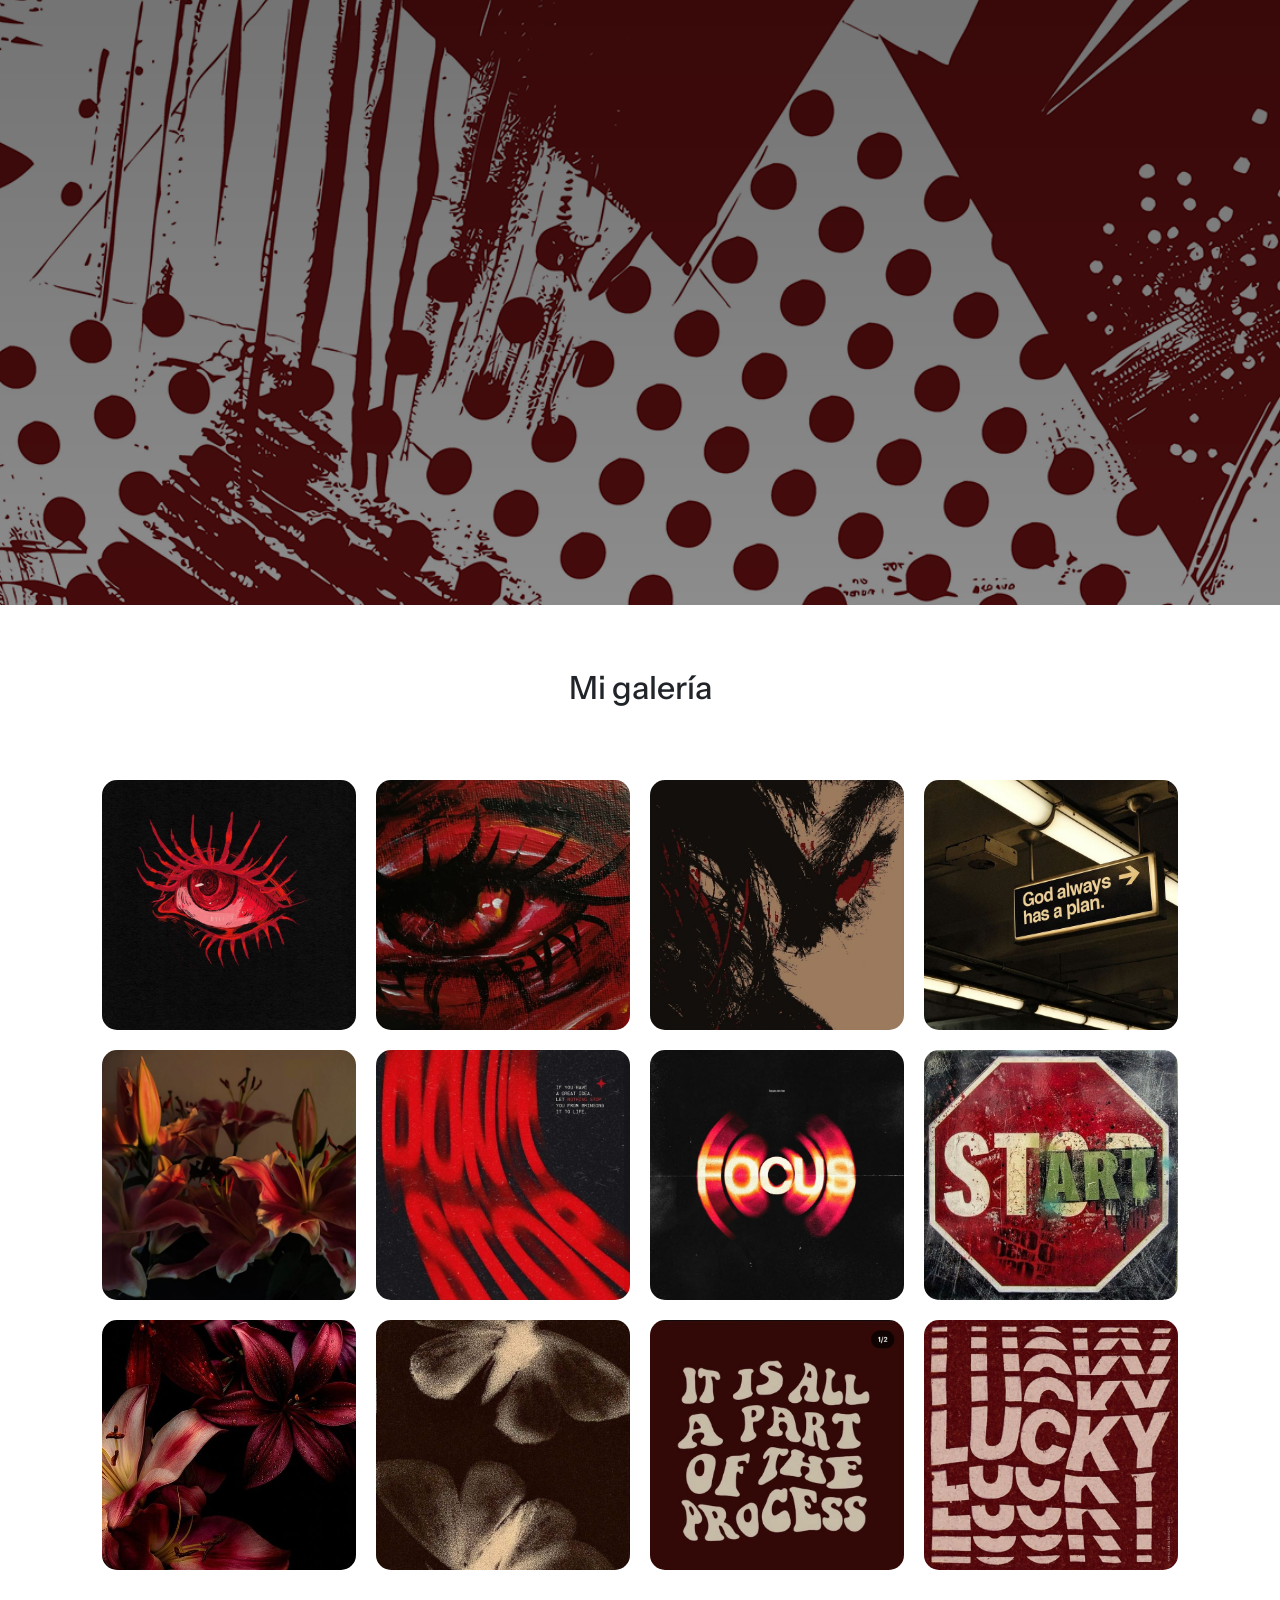
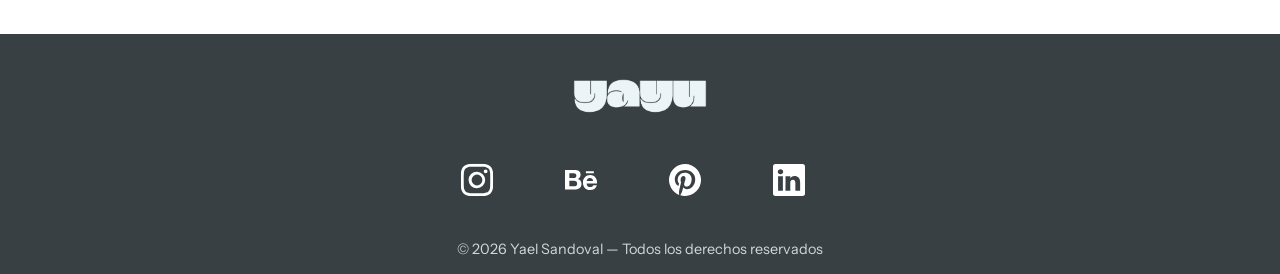
<file: SobreMi.html>
<!doctype html>
<html lang="en">
<head>
    <meta charset="utf-8">
    <meta name="viewport" content="width=device-width, initial-scale=1">
    <title>Sobre Mi</title>
    <link href="https://cdn.jsdelivr.net/npm/bootstrap@5.3.8/dist/css/bootstrap.min.css" rel="stylesheet" integrity="sha384-sRIl4kxILFvY47J16cr9ZwB07vP4J8+LH7qKQnuqkuIAvNWLzeN8tE5YBujZqJLB" crossorigin="anonymous">

    <link rel="stylesheet" href="style.css">

    <link rel="preconnect" href="https://fonts.googleapis.com">
    <link rel="preconnect" href="https://fonts.gstatic.com" crossorigin>
    <link href="https://fonts.googleapis.com/css2?family=Instrument+Sans:ital,wght@0,400..700;1,400..700&family=Playfair:ital,opsz,wght@0,5..1200,300..900;1,5..1200,300..900&display=swap" rel="stylesheet">

</head>

<body>

<!-- Comienzo del menu -->
<nav class="navbar navbar-expand-lg bg-body nav-underline">
    <div class="container-fluid">
        <a class="navbar-brand" href="index.html">
            <img src="Img/Logo B2.png" width="50" height="44" class="d-inline-block align-text-top">
        </a>
        <button class="navbar-toggler" type="button" data-bs-toggle="collapse" data-bs-target="#navbarNav" aria-controls="navbarNav" aria-expanded="false" aria-label="Toggle navigation">
        <span class="navbar-toggler-icon"></span>
        </button>
        <div class="collapse navbar-collapse" id="navbarNav">
            <ul class="navbar-nav ms-auto">
                    <li class="nav-item">
                        <a class="nav-link" href="index.html">Inicio</a>
                    </li>
                    <li class="nav-item">
                        <a class="nav-link active" aria-current="page" href="#">Sobre mi</a>
                    </li>
                    <li class="nav-item">
                        <a class="nav-link" href="Proyectos.html
                        ">Proyectos</a>
                    </li>
                    <li class="nav-item">
                        <a class="nav-link" href="Contacto.html">Contacto</a>
                    </li>
            </ul>
        </div>
    </div>
</nav>

<!-- Fin del Menu -->

<!-- Inicio del Sobre Mi -->
<main>

<div class="intro">
<h1>Te cuento un poquito de mi...</h1>

<p>Soy estudiante de Diseño Gráfico y me gusta todo lo que tenga que ver con crear cosas visuales que comuniquen bien y se vean piolas. También tengo formación en diseño y programación web, así que no solo pienso en lo estético, sino también en cómo funciona lo que hago.

Manejo herramientas como Illustrator y Photoshop, y disfruto trabajar en proyectos de identidad, contenido digital y todo lo que implique bajar ideas a algo concreto. Me gusta experimentar, aprender cosas nuevas y encontrarle la vuelta a cada proyecto.</p>

</div>


<div class="mvv">

    <img src="Img/Portada.gif" class="img-thumbnail" alt="Un persona sentada en escaleras">

    <div class="mvvtxt">
        <div class="mis">
            <h2>Misión</h2>
            <p>Crear diseños que no solo se vean bien, sino que comuniquen de forma clara y tengan un propósito. Mi idea es transformar conceptos en piezas visuales que conecten con las personas y funcionen en la práctica.</p>
        </div>
        <div class="vis">
            <h2>Visión</h2>
            <p>Seguir creciendo como diseñadora, sumando experiencia y proyectos que me desafíen, para llegar a desarrollar una identidad profesional sólida y trabajar en proyectos cada vez más creativos e integrales.</p>
        </div>
    

    <div class="val">
    <h2>Valores</h2>
        <ul>
            <li> <span>Creatividad:</span> Buscar siempre ideas originales y soluciones distintas</li>
            <li><span>Compromiso:</span> Dar lo mejor en cada proyecto, sin hacer las cosas “así nomás”</li>
            <li><span>Aprendizaje constante:</span> Estar siempre sumando nuevas herramientas y conocimientos</li>
            <li><span>Responsabilidad:</span> Cumplir con tiempos y objetivos</li>
            <li><span>Trabajo en equipo:</span> Buena comunicación y colaboración con otros</li>
        </ul>
    </div>
    </div>

</div>
    


<!-- Fin del sobre mi -->

<!-- Inicio de Formacion -->
<div class="formacioncards aparecer">
<div class="formacad">
    <div class="card">
        <h2 class="card-header">Formación Académica</h2>
        <div class="card-body">
        <h3 class="card-title">Tecnicatura Superior en Diseño Gráfico y Digital</h3>
        <p class="card-text">ISEC | 2023 - Actualidad</p>
        <h3 class="card-title">Técnico Superior en Diseño y Programación Web</h3>
        <p class="card-text">Da Vinci | 2022 - 2023</p>
        <h3 class="card-title">Bachiller en Comunicación Social
        </h3>
        <p class="card-text">Secundario Miguel Hernandez | 2014 - 2018</p>
        </div>
    </div>

<div class="card">
    <h2 class="card-header">Experiencia Laboral</h2>
    <div class="card-body">
    <h3 class="card-title">Dirección de Seguridad y Control</h3>
    <p class="card-text">HCDN | 2022 - Actualidad</p>
    <h3 class="card-title">Call Center </h3>
    <p class="card-text"> GMS | 2021 - 2022</p>
    </div>
</div>
</div>


<!-- Fin de Formacion -->

<!-- Inicio de Playlist y galeria -->


<h2 class="play">✨🎀Mi Playlist🎀✨</h2>

<iframe data-testid="embed-iframe" style="border-radius:12px" src="https://open.spotify.com/embed/playlist/3Lqw8YaDSWQRTkiIejggVT?utm_source=generator" width="80%" height="600" frameBorder="0" allowfullscreen="" allow="autoplay; clipboard-write; encrypted-media; fullscreen; picture-in-picture" loading="lazy"></iframe>

</div>

<h2 class="play2">Mi galería</h2>

<div class="galeria aparecer">

    <img src="Img/inspo1.jpg" alt="foto galeria 1">
    <img src="Img/inspo2.jpg" alt="foto galeria 2">
    <img src="Img/inspo3.jpg" alt="foto galeria 3">

    <img src="Img/inspo4.jpg" alt="Foto galeria 4">
    <img src="Img/inspo5.jpg" alt="foto galeria 5">
    <img src="Img/inspo6.jpg" alt="foto galeria 6">

    <img src="Img/inspo7.jpg" alt="foto galeria 7">
    <img src="Img/inspo8.jpg" alt="foto galeria 8">
    <img src="Img/inspo9.jpg" alt="foto galeria 9">
    
    <img src="Img/inspo10.jpg" alt="foto galeria 10">
    <img src="Img/inspo11.jpg" alt="foto galeria 11">
    <img src="Img/inspo12.jpg" alt="foto galeria 12">


</div>

<!-- Fin de playlist y galeria -->

</main>


<!-- Inicio Footer -->

<footer>
    <a href="index.html">
        <img src="Img/Logo C1.png" height="100">
    </a>
    <nav class="nav">
        
        <a class="nav-link active" aria-current="page" href="https://www.instagram.com/yaelsandovalok" target="_blank">
        <svg xmlns="http://www.w3.org/2000/svg" width="30" height="30" class="bi bi-instagram" viewBox="0 0 16 16">
            <path d="M8 0C5.829 0 5.556.01 4.703.048 3.85.088 3.269.222 2.76.42a3.9 3.9 0 0 0-1.417.923A3.9 3.9 0 0 0 .42 2.76C.222 3.268.087 3.85.048 4.7.01 5.555 0 5.827 0 8.001c0 2.172.01 2.444.048 3.297.04.852.174 1.433.372 1.942.205.526.478.972.923 1.417.444.445.89.719 1.416.923.51.198 1.09.333 1.942.372C5.555 15.99 5.827 16 8 16s2.444-.01 3.298-.048c.851-.04 1.434-.174 1.943-.372a3.9 3.9 0 0 0 1.416-.923c.445-.445.718-.891.923-1.417.197-.509.332-1.09.372-1.942C15.99 10.445 16 10.173 16 8s-.01-2.445-.048-3.299c-.04-.851-.175-1.433-.372-1.941a3.9 3.9 0 0 0-.923-1.417A3.9 3.9 0 0 0 13.24.42c-.51-.198-1.092-.333-1.943-.372C10.443.01 10.172 0 7.998 0zm-.717 1.442h.718c2.136 0 2.389.007 3.232.046.78.035 1.204.166 1.486.275.373.145.64.319.92.599s.453.546.598.92c.11.281.24.705.275 1.485.039.843.047 1.096.047 3.231s-.008 2.389-.047 3.232c-.035.78-.166 1.203-.275 1.485a2.5 2.5 0 0 1-.599.919c-.28.28-.546.453-.92.598-.28.11-.704.24-1.485.276-.843.038-1.096.047-3.232.047s-2.39-.009-3.233-.047c-.78-.036-1.203-.166-1.485-.276a2.5 2.5 0 0 1-.92-.598 2.5 2.5 0 0 1-.6-.92c-.109-.281-.24-.705-.275-1.485-.038-.843-.046-1.096-.046-3.233s.008-2.388.046-3.231c.036-.78.166-1.204.276-1.486.145-.373.319-.64.599-.92s.546-.453.92-.598c.282-.11.705-.24 1.485-.276.738-.034 1.024-.044 2.515-.045zm4.988 1.328a.96.96 0 1 0 0 1.92.96.96 0 0 0 0-1.92m-4.27 1.122a4.109 4.109 0 1 0 0 8.217 4.109 4.109 0 0 0 0-8.217m0 1.441a2.667 2.667 0 1 1 0 5.334 2.667 2.667 0 0 1 0-5.334"/>
        </svg></a>
        <a class="nav-link" href="https://www.behance.net/yaelsandoval1" target="_blank">
            <svg xmlns="http://www.w3.org/2000/svg" width="30" height="30" class="bi bi-behance" viewBox="0 0 16 16">
                <path d="M4.654 3c.461 0 .887.035 1.278.14.39.07.711.216.996.391s.497.426.641.747c.14.32.216.711.216 1.137 0 .496-.106.922-.356 1.242-.215.32-.566.606-.997.817.606.176 1.067.496 1.348.922s.461.957.461 1.563c0 .496-.105.922-.285 1.278a2.3 2.3 0 0 1-.782.887c-.32.215-.711.39-1.137.496a5.3 5.3 0 0 1-1.278.176L0 12.803V3zm-.285 3.978c.39 0 .71-.105.957-.285.246-.18.355-.497.355-.887 0-.216-.035-.426-.105-.567a1 1 0 0 0-.32-.355 1.8 1.8 0 0 0-.461-.176c-.176-.035-.356-.035-.567-.035H2.17v2.31c0-.005 2.2-.005 2.2-.005zm.105 4.193c.215 0 .426-.035.606-.07.176-.035.356-.106.496-.216s.25-.215.356-.39c.07-.176.14-.391.14-.641 0-.496-.14-.852-.426-1.102-.285-.215-.676-.32-1.137-.32H2.17v2.734h2.305zm6.858-.035q.428.427 1.278.426c.39 0 .746-.106 1.032-.286q.426-.32.53-.64h1.74c-.286.851-.712 1.457-1.278 1.848-.566.355-1.243.566-2.06.566a4.1 4.1 0 0 1-1.527-.285 2.8 2.8 0 0 1-1.137-.782 2.85 2.85 0 0 1-.712-1.172c-.175-.461-.25-.957-.25-1.528 0-.531.07-1.032.25-1.493.18-.46.426-.852.747-1.207.32-.32.711-.606 1.137-.782a4 4 0 0 1 1.493-.285c.606 0 1.137.105 1.598.355.46.25.817.532 1.102.958.285.39.496.851.641 1.348.07.496.105.996.07 1.563h-5.15c0 .58.21 1.11.496 1.396m2.24-3.732c-.25-.25-.642-.391-1.103-.391-.32 0-.566.07-.781.176s-.356.25-.496.39a.96.96 0 0 0-.25.497c-.036.175-.07.32-.07.46h3.196c-.07-.526-.25-.882-.497-1.132zm-3.127-3.728h3.978v.957h-3.978z"/>
            </svg>
        </a>
        <a class="nav-link" href="https://ar.pinterest.com/yaelsandoval69/" target="_blank">
            <svg xmlns="http://www.w3.org/2000/svg" width="30" height="30" class="bi bi-pinterest" viewBox="0 0 16 16">
                <path d="M8 0a8 8 0 0 0-2.915 15.452c-.07-.633-.134-1.606.027-2.297.146-.625.938-3.977.938-3.977s-.239-.479-.239-1.187c0-1.113.645-1.943 1.448-1.943.682 0 1.012.512 1.012 1.127 0 .686-.437 1.712-.663 2.663-.188.796.4 1.446 1.185 1.446 1.422 0 2.515-1.5 2.515-3.664 0-1.915-1.377-3.254-3.342-3.254-2.276 0-3.612 1.707-3.612 3.471 0 .688.265 1.425.595 1.826a.24.24 0 0 1 .056.23c-.061.252-.196.796-.222.907-.035.146-.116.177-.268.107-1-.465-1.624-1.926-1.624-3.1 0-2.523 1.834-4.84 5.286-4.84 2.775 0 4.932 1.977 4.932 4.62 0 2.757-1.739 4.976-4.151 4.976-.811 0-1.573-.421-1.834-.919l-.498 1.902c-.181.695-.669 1.566-.995 2.097A8 8 0 1 0 8 0"/>
            </svg>
        </a>
        <a class="nav-link" href="https://www.linkedin.com/in/yael-sandoval-276b52190/?skipRedirect=true" target="_blank">
            <svg xmlns="http://www.w3.org/2000/svg" width="30" height="30" class="bi bi-linkedin" viewBox="0 0 16 16">
                <path d="M0 1.146C0 .513.526 0 1.175 0h13.65C15.474 0 16 .513 16 1.146v13.708c0 .633-.526 1.146-1.175 1.146H1.175C.526 16 0 15.487 0 14.854zm4.943 12.248V6.169H2.542v7.225zm-1.2-8.212c.837 0 1.358-.554 1.358-1.248-.015-.709-.52-1.248-1.342-1.248S2.4 3.226 2.4 3.934c0 .694.521 1.248 1.327 1.248zm4.908 8.212V9.359c0-.216.016-.432.08-.586.173-.431.568-.878 1.232-.878.869 0 1.216.662 1.216 1.634v3.865h2.401V9.25c0-2.22-1.184-3.252-2.764-3.252-1.274 0-1.845.7-2.165 1.193v.025h-.016l.016-.025V6.169h-2.4c.03.678 0 7.225 0 7.225z"/>
            </svg>
        </a>
    </nav>
    
</footer>

<!-- Fin del Footer -->



    <script src="https://cdn.jsdelivr.net/npm/bootstrap@5.3.3/dist/js/bootstrap.bundle.min.js"></script>

    <script src="app.js"></script>

</body>
</html>
</file>
<file: style.css>
*{
    margin: 0;
    padding: 0;
    box-sizing: border-box;
}

body{
    font-family: "Instrument Sans", sans-serif;
    font-weight: 400;
    font-style: normal;
    font-variation-settings: 100;
    overflow-x: hidden;
    margin: auto;

}

/* Menu */
nav{
    width: 100%;
    margin: auto;
}


.nav-link.active{
    color: #630000 !important;
    transform: scale(1.01);
    transition: 0.3s;
}

.nav-link{
    margin-right: 15px;
    transition: 0.3s;
}

.nav-link:hover{
    transform: translateY(-5px);
    transition: 0.3s;
    color: #630000;
}

.navbar-brand{
    transition: 0.3s;
}


.navbar-brand:hover{
    transform: scale(1.3);
    transition: 0.3s;

}



/* Fin del menu */


/* Index */

h1{
    font-family: "Playfair", serif;
    font-weight: 800;
    font-style: bold;
    font-size: 3em;
    text-align: center;

}

.banner{
    background-image:
    linear-gradient(rgba(0,0,0,0.65), rgba(0,0,0,0.45)),
    url(Img/Banner.gif);

    background-size: cover;
    background-position: center;
    text-align: center;

    padding: 10% 5%;
}

.banner h1{
    color: white;
    padding: 0 2%;
    max-width: 900px;
    margin: auto;
}

.banner p{
    color: #ecf4f7;
    font-size: 1.3em;
    padding: 2% 8%;
}


.botonbanner{
    background-color: #630000;
    border-color: #630000;
    font-family: "Instrument Sans", sans-serif;
    font-size: 1em;
    font-weight: 500;

    color: #ecf4f7;
    padding: 10px;
    border-radius: 15px;

    text-decoration: none;

    transition: 0.3s;

}

.botonbanner:hover{
    background-color: #394043;
    transition: 0.3s;
    font-size: 1.1em;
}

/* Fin de Index */

/* Aptitudes */

.aptitudes{
    padding: 4% 10% 2% 10%;
    background-color: white;

}
.index{
    text-align: center;
    font-family: "Instrument Sans", sans-serif;
    font-size: 2em;
    font-weight: 700;

}
.apt{
    padding: 3% 5% 4% 5%;
}

.indexrec{
    text-align: center;
    font-family: "Instrument Sans", sans-serif;
    font-size: 2em;
    font-weight: 700;
    padding-bottom: 3%;
    color: white;

}
.recursos{
    padding: 4% 10% 4% 10%;
    background-image:
        linear-gradient(rgba(0,0,0,0.65), rgba(0,0,0,0.45)),
        url(Img/fondorec.gif);
}

.rec{
    padding-top: 3%;
    box-shadow: 0 0 0 0.2rem #63000053;
}

.rec a{
    background-color: #630000;
    border-color: #630000;
    transition: 0.3s;
}

.rec a:hover{
    background-color: #630000be;
    border-color: #630000be;
    transform: translateY(-5px);

}

/* Fin de rec */


/* Footer */

footer{
    background-color: #394043;
    padding: 1% 8%;
    text-align: center;
}

footer img{
    margin-bottom: 10px;
    transition: 0.3s;
}

footer img:hover{
    transform: scale(1.05);
}

footer .nav{
    display: flex;
    justify-content: center;
    gap: 25px;
    flex-wrap: wrap;
}

footer .nav-link{
    color: #ecf4f7;
    transition: 0.3s;
}

footer .nav-link:hover{
    transform: translateY(-5px);
}

footer svg{
    width: 32px;
    height: 32px;
    filter: invert(4);
}

footer::after{
    content: "© 2026 Yael Sandoval — Todos los derechos reservados";
    display: block;
    margin-top: 35px;
    color: #cfd9dd;
    font-size: 0.9em;
}

/* Fin de Footer */

/* Sobre mi */

.intro{
    height: auto;
    padding: 3% 15% 2% 15%;;
    background-color: #ecf4f7;
}

.intro p{
    font-size: 1.1em;
    padding-top: 5%;
}

.mvv{


    padding: 2% 10% 2% 15%;

    display: flex;
    align-items: center;
    gap: 40px ;

    background-color: #ecf4f7;

}

.mvv img{
    width: 80%;
    min-width: 350px;
    border-radius: 20px;
}

.mvvtxt h2{
    color: #394043;
    font-size: 1.8em;
    font-weight: 600;
}


.val ul li{
    list-style: none;
}
.val ul li span{
    font-size: 1.1em;
    font-weight: 600;
}

.formacioncards{
    background-image:
        linear-gradient(rgba(0, 0, 0, 0.65), rgba(0, 0, 0, 0.45)),
        url(Img/portadainfo.gif);
    background-size: cover;
    background-position: center;

    padding: 5% 8%;

}

.formacad{
    display: flex;
    gap: 30px;
    flex-wrap: wrap;
}

.formacad .card{
    flex: 1;
    min-width: 300px;

    border: none;
    border-radius: 20px;

    overflow: hidden;

    box-shadow: 0px 4px 20px #3940435b;
}

.formacad .card h2{
    background-color: #630000;
    color: #ecf4f7;
    text-align: center;
    padding: 3%;
}

.formacad .card .card-body {
    background-color: #ecf4f7;
}


.play{
    text-align: center;
    padding: 5% 10% 3% 10%;
    color: white;
    font-size: 2em;
}

.play2{
    text-align: center;
    padding: 5% 10% 0% 10%;
}

iframe{
    display: block;
    margin: auto;
    padding-bottom: 2%;
}

.galeria{
    display: grid;
    grid-template-columns: repeat(auto-fit, minmax(200px, 1fr));
    gap: 20px;
    padding: 5% 8%;
}

.galeria img{
    width: 100%;
    height: 250px;
    object-fit: cover;
    border-radius: 15px;
    transition: 0.3s;
}

.galeria img:hover{
    transform: scale(1.3);
}

/* Fin de Sobre Mi */

/* Proyectos */


.proyectos{
    background-image:

    url(Img/portadaproyectos.jpg);
    background-position: center;
    background-size: cover;
}

.proyectos h1{
    padding-top: 10px;
}

.accordion{
    padding: 5% 8%;
}

.accordion-item{
    margin-bottom: 20px;

    border-radius: 20px;

    border: none;

    box-shadow: 0px 4px 15px #39404363;
}

.accordion-button{
    background-color: #ecf4f7;
    color: #394043;
    font-family: "Instrument Sans", sans-serif;
    font-weight: 800;
    padding: 20px;
    font-size: 0.8em;
    box-shadow: none;
}

.accordion-button:not(.collapsed){
    background-color: #630000;
    color: #ecf4f7 !important;
}

.accordion-body{
    padding: 30px;
    background-color: #ecf4f7;
}

.accordion img{
    border-radius: 15px;
}

.proy{
    text-align: center;
    padding-top: 5%;
}


/* Fin de Proyectos */

/* Contacto */

.contacto{
    padding: 4% 10% 2% 10%;
    background-image:
    linear-gradient(rgba(0, 0, 0, 0.65), rgba(0, 0, 0, 0.45)),
    url(Img/fondocontacto.gif);
    background-position: center;
    background-size: cover;
}

.infocont, .formcont {
    background-color: white;
    border-radius: 20px;
    padding: 30px;
}

.contacto h1{
    margin-bottom: 30px;
}

.infocont p{
    font-size: 1.1em;
    margin-bottom: 25px;
}


.infocont ul{
    padding: 0;
}

.infocont ul li{
    list-style: none;
    margin-bottom: 20px;
    text-align: center;
    font-size: 1.1em;
}

.infocont ul li a{
    text-decoration: none;
    color: #ecf4f7;
    display: block;
    padding: 15px 20px;
    border-radius: 20px;
    transition: 0.3s;
    background-color: #394043;
}

.infocont ul li a:hover{
    background-color: #630000;
    color: #ecf4f7;
    transform: scaleX(1.03);
    transition: 0.3s;
    font-size: 1.05em;
}

.infocont svg{
    margin: 0 15px 0 5px;
}

.formcont label{
    font-size: 1.1em;
    font-weight: 500;
    margin: 10px 0 8px 5px;
}

.formcont input, .formcont textarea{
    border-radius: 15px;
    padding: 10px;
}

.formcont input:hover, .formcont textarea:hover{
    border-color: #630000;
    box-shadow: 0 0 0 0.2rem #63000077;
}

.formcont input:focus, .formcont textarea:focus{
    border-color: #630000;
    box-shadow: 0 0 0 0.2rem #63000077;
}

.opt{
    font-size: 0.9em;
    margin-left: 10px;
    margin-bottom: 10px;
}


.contacto button{
    padding: 10px 20px;
    background-color: #630000;
    color: #ecf4f7;
    display: block;
    margin: auto;
    margin-top: 30px;

}

/* Fin de Contacto */

/* Inicio de Agradecimiento */


.gracias{
    display: flex;
    justify-content: center;
    align-items: center;
    background-color: #630000;

}

.mensaje{

    background-color: #ecf4f7;
    padding: 50px;
    border-radius: 30px;
    text-align: center;
    max-width: 600px;
    box-shadow: 0 10px 30px rgba(0,0,0,0.08);
    margin:20px;
}

.mensaje h1{
    font-size: 3em;
    margin-bottom: 30px;
}

.mensaje h1 span{
    display: block;
}

.mensaje h2{
    font-size: 1.5em;
    font-weight: 500;
    margin-bottom: 20px;
}


.tenor-gif-embed{
    border-radius: 20px;
}

.volver{
    padding: 10px 20px;
    background-color: #630000;
    color: #ecf4f7;
    margin-top: 30px;
}

.volver:hover{
    background-color: #6300008d;
}


.volver a{
    text-decoration: none;
    color: #ecf4f7;
    font-size: 1.1em;
    font-weight: 500;
    transition: 0.3s;
}



/* Fin del Agradecimiento */

/* Css para JS */

.aparecer{
    opacity: 0;
    transform: translateY(30px);
    transition: 0.5s;
}

.visible{
    opacity: 1;
    transform: translateY(0);
}

@media (max-width: 1000px){

    .mvv{
        flex-direction: column;
    }

}
</file>
